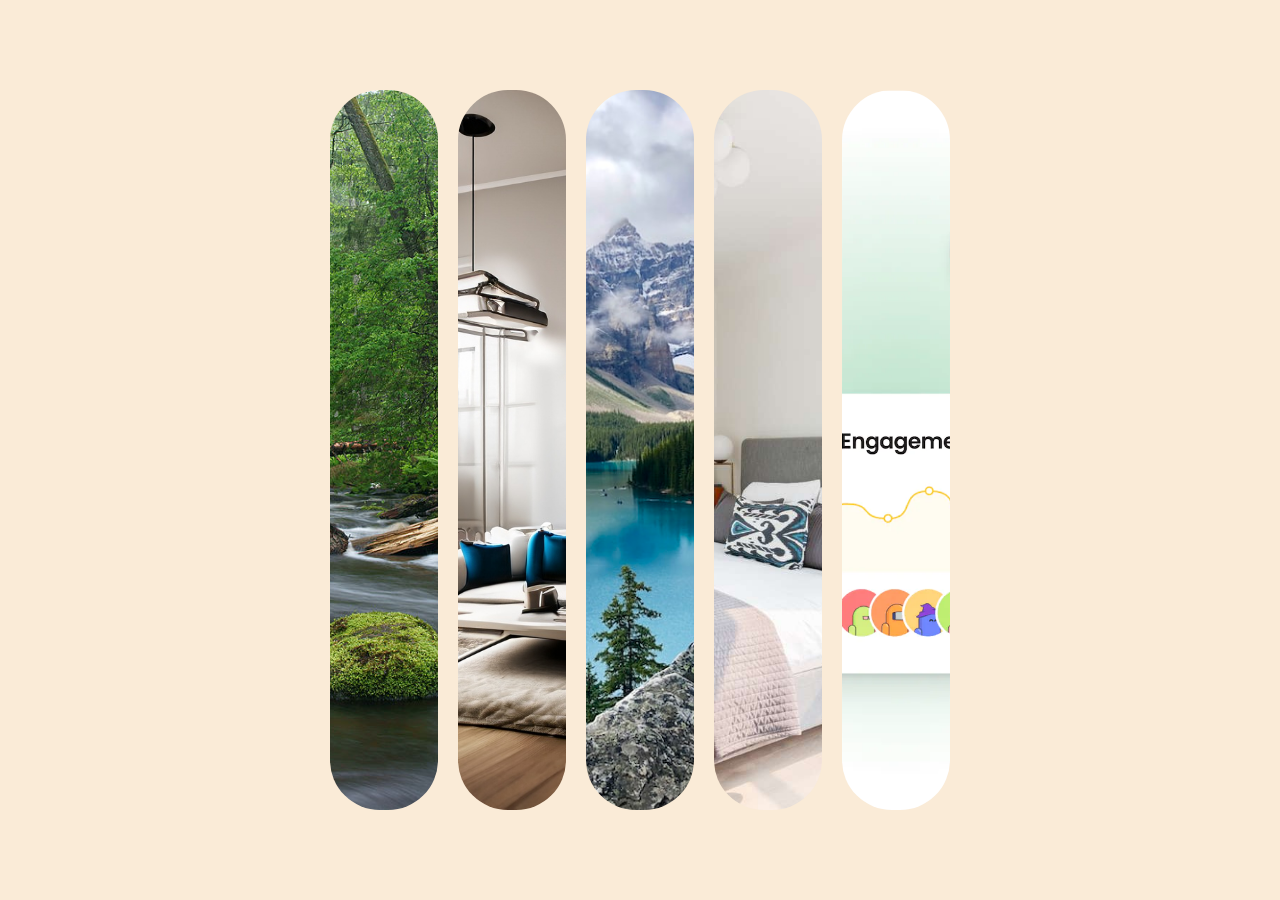
<file: Day 1 - Expanding Cards/index.html>
<!DOCTYPE html>
<html lang="en">
<head>
    <meta charset="UTF-8">
    <meta name="viewport" content="width=device-width, initial-scale=1.0">
    <title>Day 1 Expandin Card</title>
    <link rel="stylesheet" href="./style.css">
</head>
<body>
    <div class="container">
         <div class="panel"  style="background-image: url('./images/1200px-Altja_jõgi_Lahemaal.jpg')">
            <h3>Explore the word</h3>
         </div>
         <div class="panel" style="background-image: url('./images/Firefly\ interior\ design\ living\ room\ with\ computer\ 3935.jpg')">
            <h3>Explore the interior</h3>
         </div>
         <div class="panel" style="background-image: url('./images/photo-1610878180933-123728745d22.jpg')">
            <h3>Explore the Dubai</h3>
         </div>
         <div class="panel" style="background-image: url('./images/room.jpg')">
            <h3>Explore the Room</h3>
         </div>
         <div class="panel" style="background-image: url('./images/happymembers.webp')">
            <h3>Explore the Happiness</h3>
         </div>
    </div>

</body>
<script src="./script.js"></script>
</html>
</file>
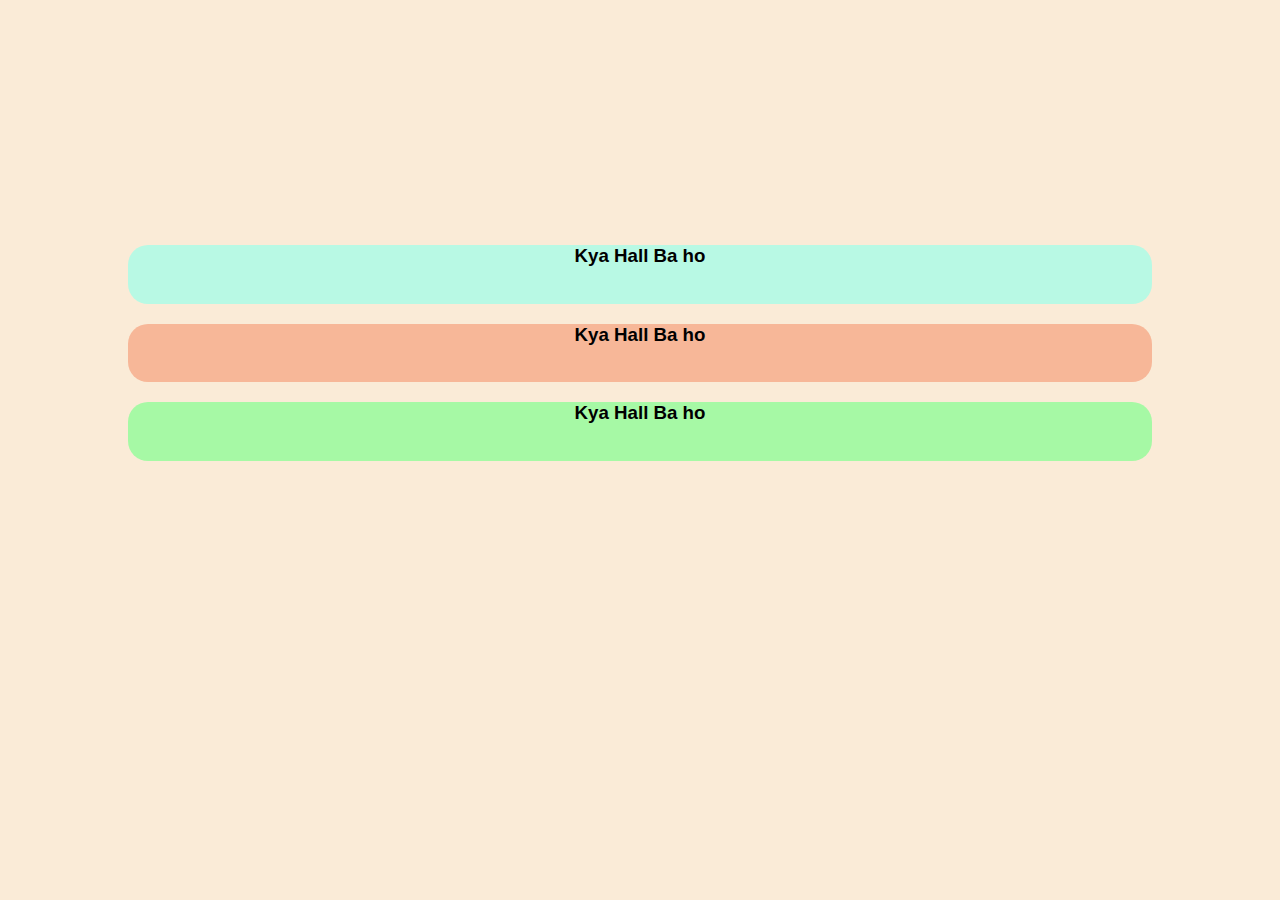
<file: Day 1 - Expanding Cards/FAQ/index.html>
<!DOCTYPE html>
<html lang="en">
<head>
    <meta charset="UTF-8">
    <meta name="viewport" content="width=device-width, initial-scale=1.0">
    <link rel="stylesheet" href="style.css">
    <title>FAQ</title>
</head>
<body>
    <div class="container">
        <div class="panel" style="background-color: rgb(184, 249, 228);">
            <h3>Kya Hall Ba ho</h3>
             <p>ghjnkml,</p> 
        </div>
        <div class="panel" style="background-color:rgb(247, 183, 152);">
            <h3>Kya Hall Ba ho</h3>
            <p>ghjnkml,</p> 
        </div>

        <div class="panel" style="background-color:rgb(166, 249, 165)">
            <h3>Kya Hall Ba ho</h3>
            <p>ghjnkml,</p> 
        </div>
    </div>
   
    <script src="./script.js"></script>
</body>
</html>
</file>
<file: Day 1 - Expanding Cards/style.css>
*{
    box-sizing: border-box; 
    
}
body{
    font-family:'Segoe UI', Tahoma, Geneva, Verdana, sans-serif;
    background-color:antiquewhite;
    display: flex;
    align-items: center;
    justify-content: center;
    height: 100vh;
    overflow: hidden;
    margin: 0;
}
.container{
    display: flex;
    width: 50vw;
}
.panel{
    background-size: auto 100%;
    background-position: center;
    background-repeat: no-repeat;
    height: 80vh;
    border-radius: 50px;
    color: #fff;
    cursor: pointer;
    flex: 0.5;
    margin: 10px;
    position: relative;
    transition: flex 0.7s ease-in;
}
.panel h3{
    font-size: 24px;
    position: absolute;
    bottom: 20px;
    left: 20px;
    margin: 0;
    opacity: 0;
}
.panel.active{
    flex: 5;
}
.panel.active h3{
    opacity: 1;
    transition: opacity 0.3s ease-in 0.4s;
}
@media(max-width: 720px){
    .container{
        width: 100vw;
    }
    .panel:nth-of-type(4),
    .panel:nth-of-type(5){
        display: none;
    }

}
</file>
<file: Day 1 - Expanding Cards/FAQ/style.css>
*{
    box-sizing: border-box;
}
body{
    background-color: antiquewhite;
    font-family:Verdana, Geneva, Tahoma, sans-serif;
    display: flex;
    flex-direction: column;
    align-items: center;
    justify-content: center;
    height: 100vh;
    margin: 0;

}
.container{
   flex: 0.5;

}
h3{
    margin-top: 20px;

}

.panel{
   width: 80vw;
   border-radius: 20px;
   text-align: center;
   justify-content: center;
   cursor: pointer;
  
}
.panel p{
  border-radius: 10px;
  color: #322929;
  opacity: 0;
 

}
.panel.active{
transition: 0.7s ease-out;
   flex: 15;
   height: 100px;
  padding: 8px 10px;
  text-align: center;
  margin: 10px;
}
.panel.active p{
    opacity: 1;
}
</file>
